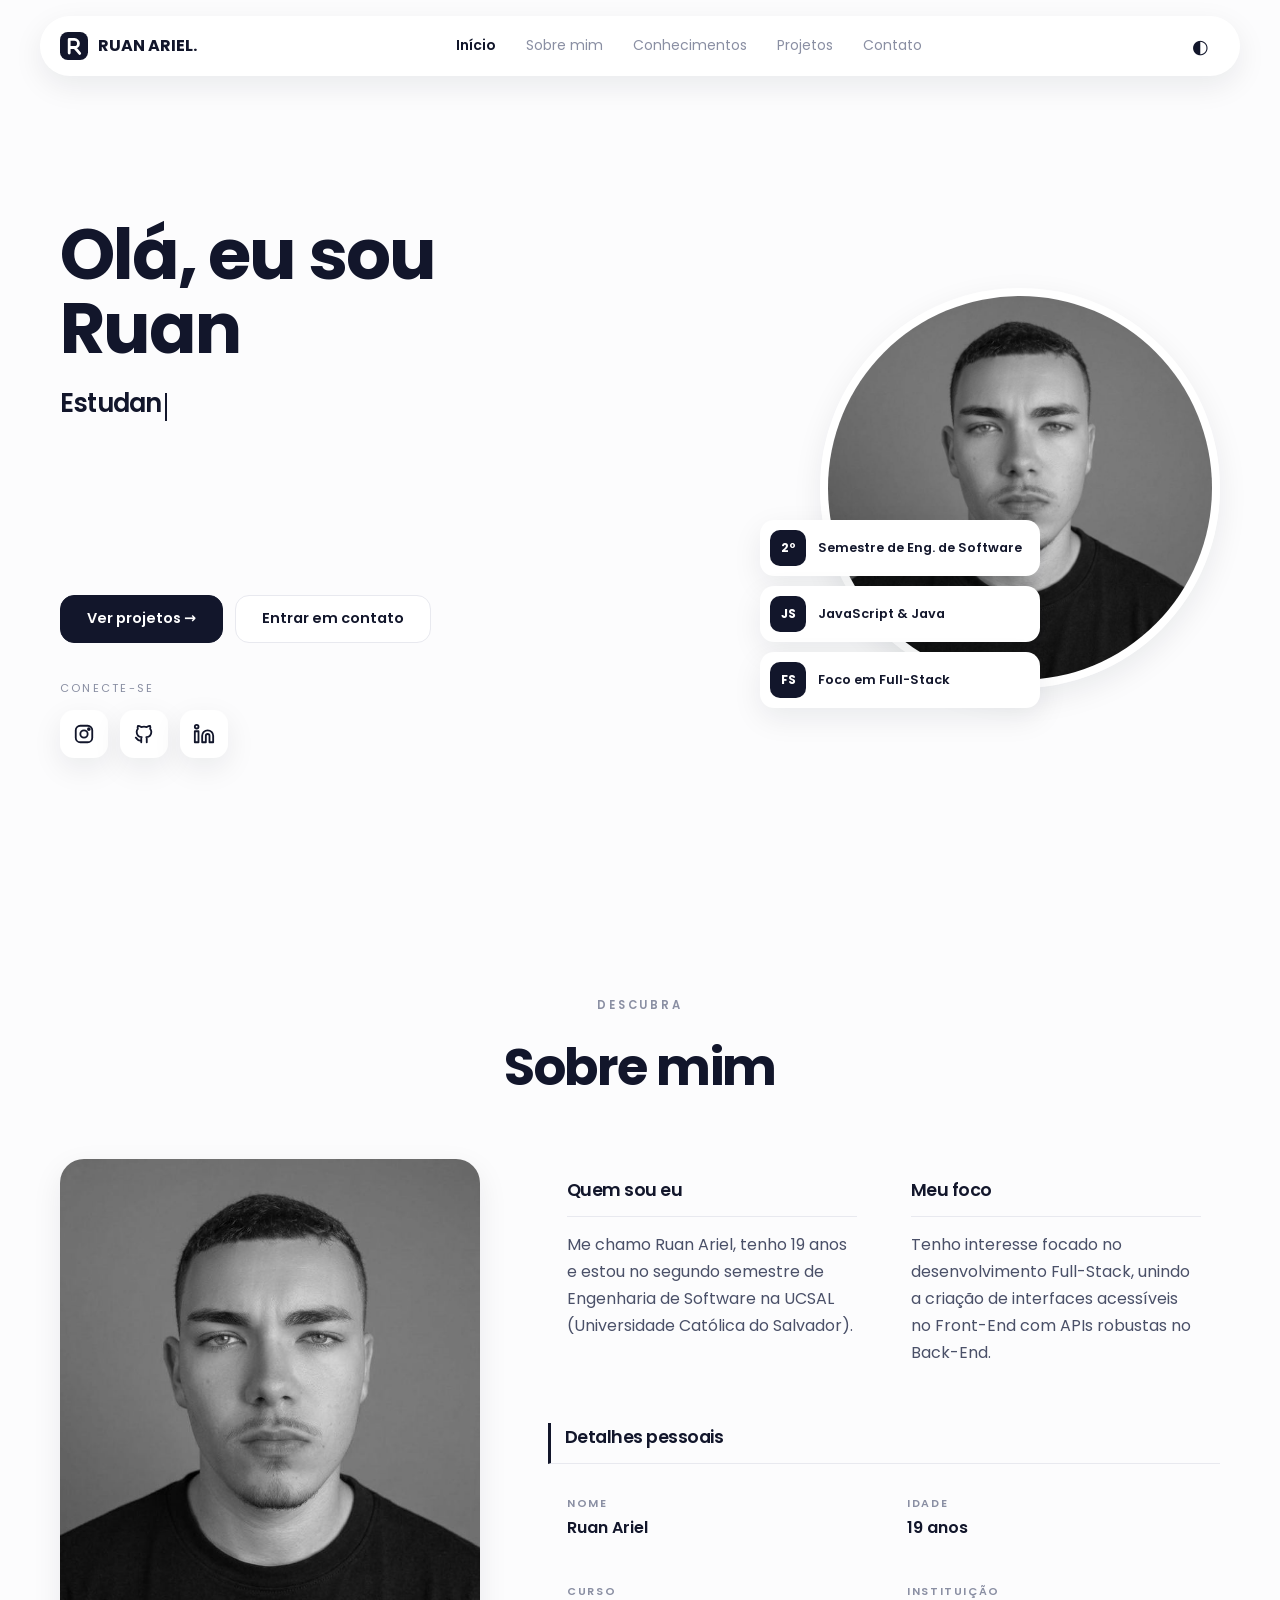
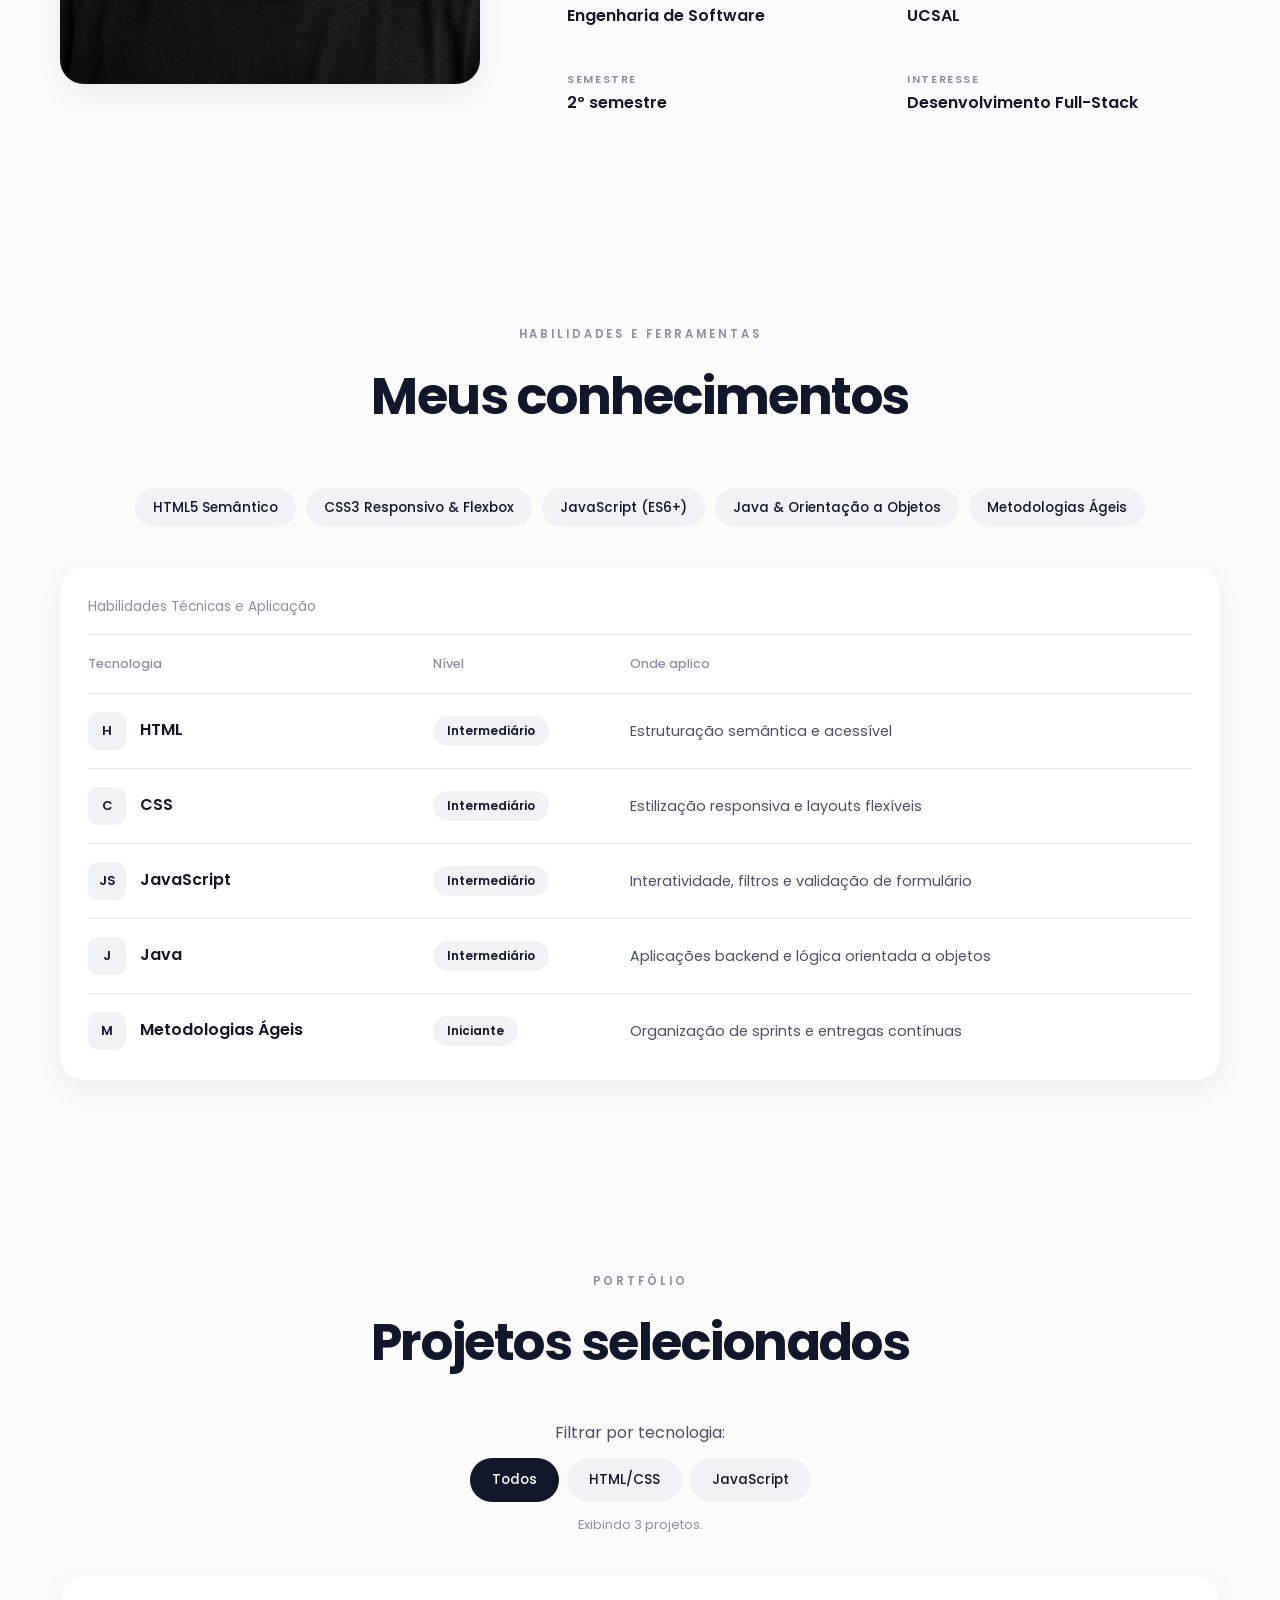
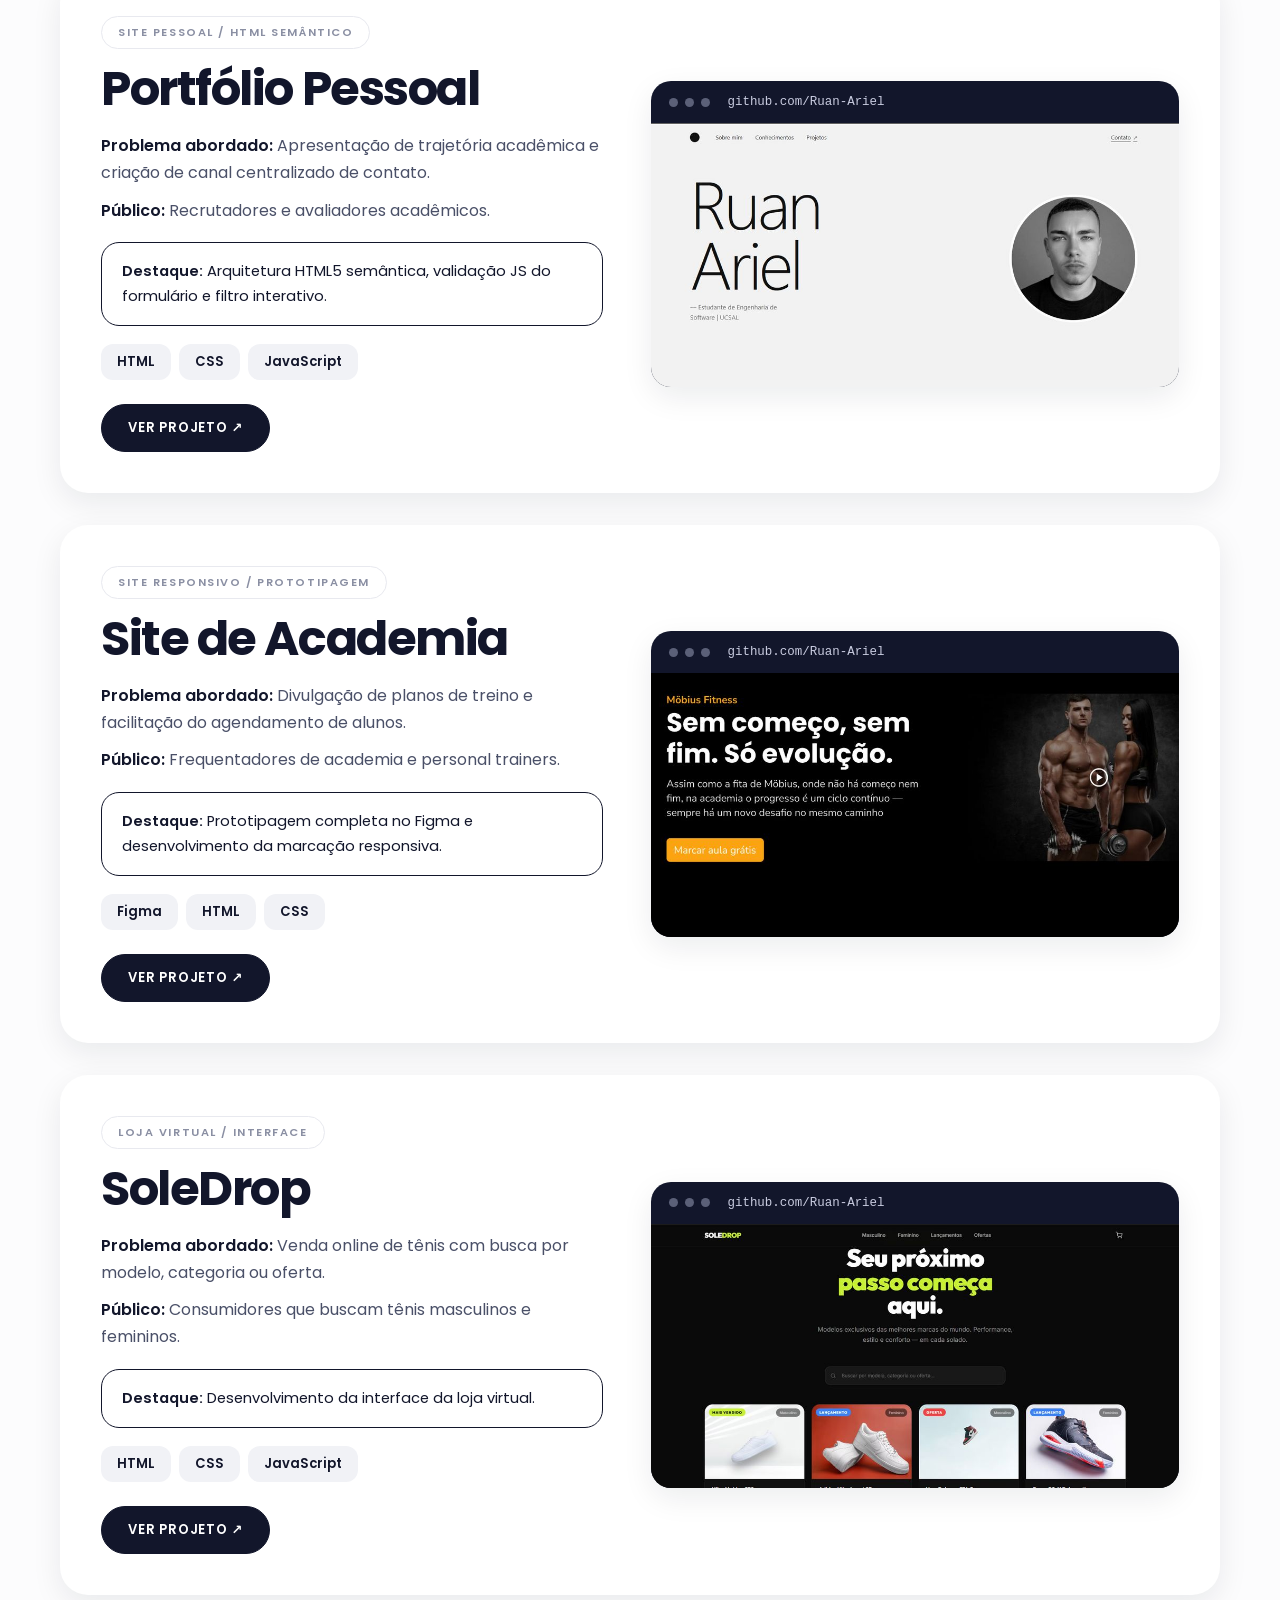
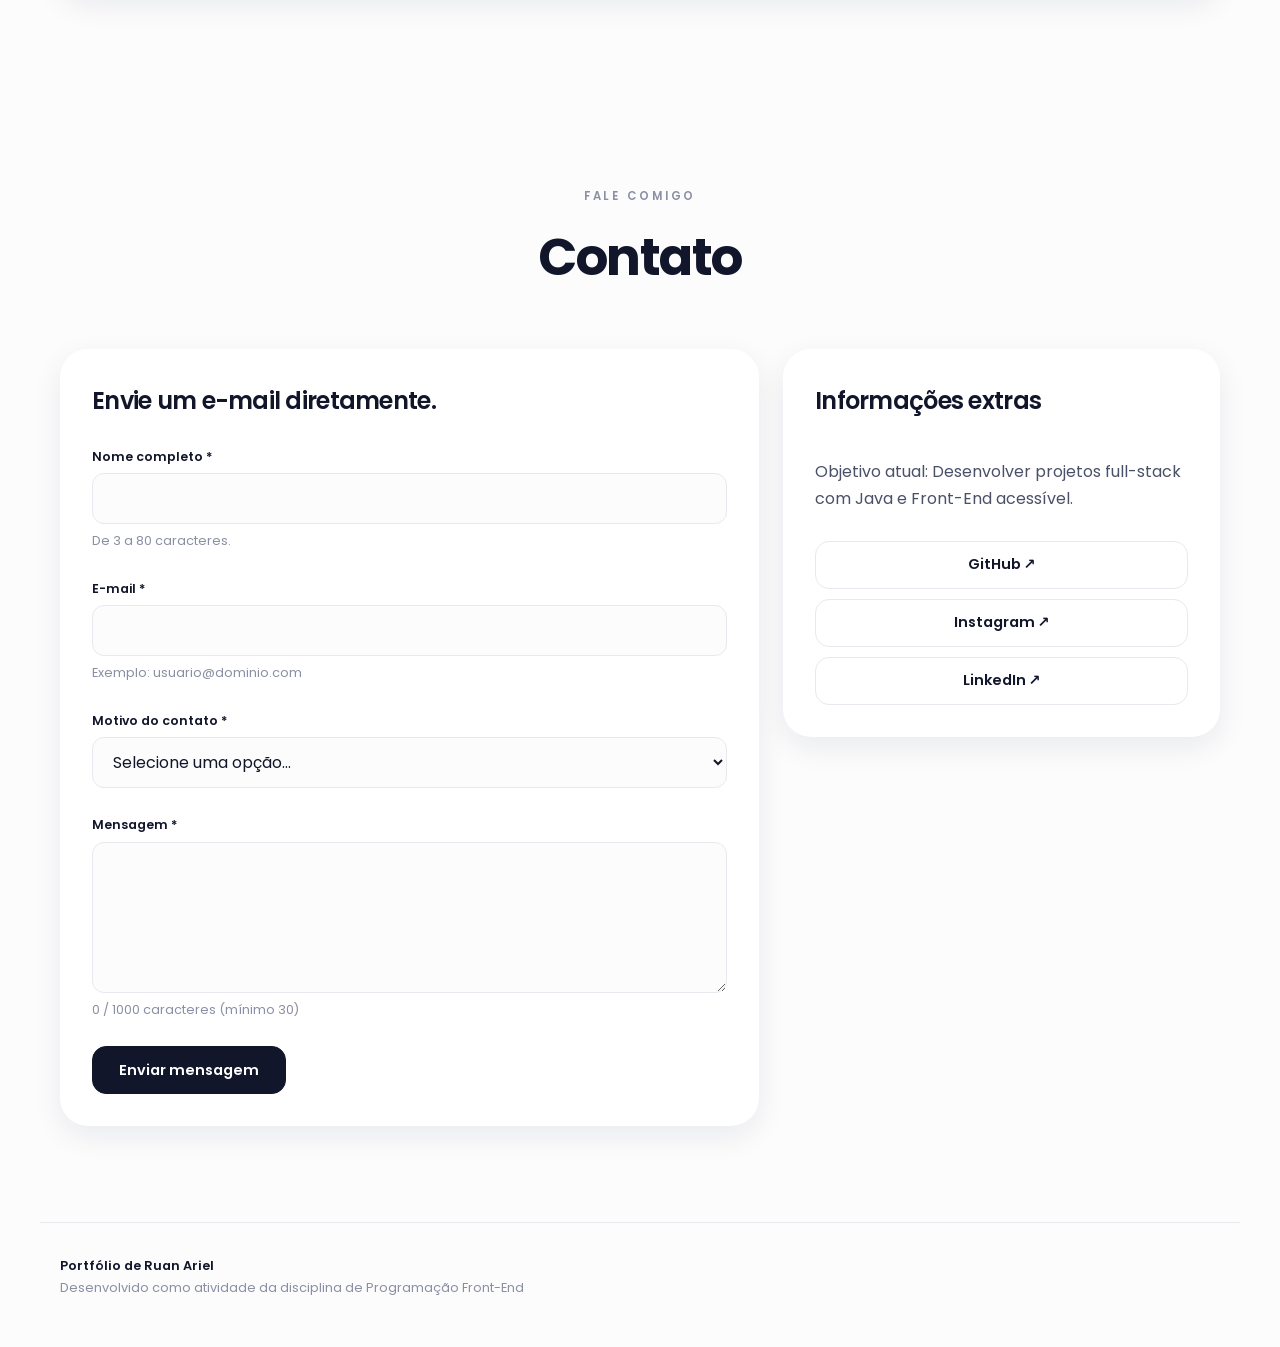
<file: index.html>
<!DOCTYPE html>
<html lang="pt-BR">
  <head>
    <meta charset="UTF-8" />
    <meta name="viewport" content="width=device-width, initial-scale=1.0" />
    <title>Portfólio - Ruan Ariel</title>
    <link rel="icon" type="image/svg+xml" href="portfolio/favicon.svg" />
    <link rel="icon" type="image/x-icon" sizes="any" href="portfolio/favicon.ico" />
    <link rel="apple-touch-icon" href="portfolio/apple-touch-icon.png" />
    <meta name="theme-color" content="#12162b" />
    <link rel="preconnect" href="https://fonts.googleapis.com" />
    <link rel="preconnect" href="https://fonts.gstatic.com" crossorigin />
    <link href="https://fonts.googleapis.com/css2?family=Poppins:wght@400;500;600;700&display=swap" rel="stylesheet" />
    <link rel="stylesheet" href="portfolio/style.css" />
  </head>
  <body>
    <div id="loader" class="loader" aria-hidden="true">
      <div>
        <b>Ruan Ariel</b>
        <span>PORTFÓLIO CARREGANDO</span>
        <i></i>
      </div>
    </div>

    <header class="nav-wrap">
      <nav class="menu" aria-label="Navegação Principal">
        <a class="logo" href="#inicio">
          <img src="portfolio/favicon.svg" alt="" width="28" height="28" />
          RUAN ARIEL.
        </a>
        <div class="links">
          <a href="#inicio">Início</a>
          <a href="#sobre">Sobre mim</a>
          <a href="#conhecimentos">Conhecimentos</a>
          <a href="#projetos">Projetos</a>
          <a href="#contato">Contato</a>
        </div>
        <button id="tema" class="icone" aria-label="Alternar tema claro/escuro">◐</button>
      </nav>
    </header>

    <main>

      <section id="inicio" class="hero">
        <div class="hero-texto">
          <h1>Olá, eu sou Ruan</h1>
          <h2>Estudante de Engenharia de Software | UCSAL</h2>
          <p>Tenho interesse focado no desenvolvimento Full-Stack, unindo a criação de interfaces
            acessíveis no Front-End com APIs robustas no Back-End.</p>
          <div class="acoes">
            <a class="btn escuro" href="#projetos">Ver projetos →</a>
            <a class="btn" href="#contato">Entrar em contato</a>
          </div>
          <p class="conectar">CONECTE-SE</p>
          <div class="redes">
            <a href="https://www.instagram.com/ruaanariel/" target="_blank" rel="noopener" aria-label="Instagram">
              <svg viewbox="0 0 24 24"><rect x="3" y="3" width="18" height="18" rx="5" /><circle cx="12" cy="12" r="4" /><circle cx="17.3" cy="6.7" r="1" fill="currentColor" /></svg>
            </a>
            <a href="https://github.com/Ruan-Ariel" target="_blank" rel="noopener" aria-label="GitHub">
              <svg viewbox="0 0 24 24"><path d="M9 19c-4.3 1.4-4.3-2.5-6-3m12 5v-3.5c0-1 .1-1.4-.5-2 2.8-.3 5.5-1.4 5.5-6a4.6 4.6 0 0 0-1.3-3.2 4.2 4.2 0 0 0-.1-3.2s-1.1-.3-3.5 1.3a12 12 0 0 0-6.2 0C6.5 2.8 5.4 3.1 5.4 3.1a4.2 4.2 0 0 0-.1 3.2A4.6 4.6 0 0 0 4 9.5c0 4.6 2.7 5.7 5.5 6-.6.6-.6 1.2-.5 2V21" /></svg>
            </a>
            <a href="https://www.linkedin.com/in/ruan-ariel-608ba0181/" target="_blank" rel="noopener" aria-label="LinkedIn">
              <svg viewbox="0 0 24 24"><path d="M16 8a6 6 0 0 1 6 6v7h-4v-7a2 2 0 0 0-4 0v7h-4v-7a6 6 0 0 1 6-6zM2 9h4v12H2zM4 2a2 2 0 1 1 0 4 2 2 0 0 1 0-4z" /></svg>
            </a>
          </div>
        </div>
        <div class="hero-visual">
          <figure class="foto-redonda">
            <img width="800" height="800" src="portfolio/images/foto.jpg" alt="Foto de Ruan Ariel" />
          </figure>
          <ul class="stats">
            <li><b>2º</b>Semestre de Eng. de Software</li>
            <li><b>JS</b>JavaScript &amp; Java</li>
            <li><b>FS</b>Foco em Full-Stack</li>
          </ul>
        </div>
      </section>

      <section id="sobre" class="sessao rev">
        <p class="eyebrow">DESCUBRA</p>
        <h2>Sobre mim</h2>
        <div class="sobre-grid">
          <figure class="foto-quadro">
            <img loading="lazy" width="800" height="800" src="portfolio/images/foto.jpg" alt="Retrato de Ruan Ariel" />
          </figure>
          <div>
            <div class="duas">
              <div>
                <h3>Quem sou eu</h3>
                <p>Me chamo Ruan Ariel, tenho 19 anos e estou no segundo semestre de Engenharia de
                  Software na UCSAL (Universidade Católica do Salvador).</p>
              </div>
              <div>
                <h3>Meu foco</h3>
                <p>Tenho interesse focado no desenvolvimento Full-Stack, unindo a criação de
                  interfaces acessíveis no Front-End com APIs robustas no Back-End.</p>
              </div>
            </div>
            <h3 class="barra">Detalhes pessoais</h3>
            <dl class="detalhes">
              <div>
                <dt>NOME</dt>
                <dd>Ruan Ariel</dd>
              </div>
              <div>
                <dt>IDADE</dt>
                <dd>19 anos</dd>
              </div>
              <div>
                <dt>CURSO</dt>
                <dd>Engenharia de Software</dd>
              </div>
              <div>
                <dt>INSTITUIÇÃO</dt>
                <dd>UCSAL</dd>
              </div>
              <div>
                <dt>SEMESTRE</dt>
                <dd>2º semestre</dd>
              </div>
              <div>
                <dt>INTERESSE</dt>
                <dd>Desenvolvimento Full-Stack</dd>
              </div>
            </dl>
          </div>
        </div>
      </section>

      <section id="conhecimentos" class="sessao rev">
        <p class="eyebrow">HABILIDADES E FERRAMENTAS</p>
        <h2>Meus conhecimentos</h2>
        <ul class="chips">
          <li>HTML5 Semântico</li>
          <li>CSS3 Responsivo &amp; Flexbox</li>
          <li>JavaScript (ES6+)</li>
          <li>Java &amp; Orientação a Objetos</li>
          <li>Metodologias Ágeis</li>
        </ul>
        <div class="tabela-container" tabindex="0" role="region" aria-label="Tabela de habilidades, rolável na horizontal">
          <table>
            <caption>Habilidades Técnicas e Aplicação</caption>
            <thead>
              <tr>
                <th scope="col">Tecnologia</th>
                <th scope="col">Nível</th>
                <th scope="col">Onde aplico</th>
              </tr>
            </thead>
            <tbody>
              <tr>
                <td><span class="ic">H</span>HTML</td>
                <td><span class="tag">Intermediário</span></td>
                <td>Estruturação semântica e acessível</td>
              </tr>
              <tr>
                <td><span class="ic">C</span>CSS</td>
                <td><span class="tag">Intermediário</span></td>
                <td>Estilização responsiva e layouts flexíveis</td>
              </tr>
              <tr>
                <td><span class="ic">JS</span>JavaScript</td>
                <td><span class="tag">Intermediário</span></td>
                <td>Interatividade, filtros e validação de formulário</td>
              </tr>
              <tr>
                <td><span class="ic">J</span>Java</td>
                <td><span class="tag">Intermediário</span></td>
                <td>Aplicações backend e lógica orientada a objetos</td>
              </tr>
              <tr>
                <td><span class="ic">M</span>Metodologias Ágeis</td>
                <td><span class="tag">Iniciante</span></td>
                <td>Organização de sprints e entregas contínuas</td>
              </tr>
            </tbody>
          </table>
        </div>
      </section>

      <section id="projetos" class="sessao rev">
        <p class="eyebrow">PORTFÓLIO</p>
        <h2>Projetos selecionados</h2>
        <div class="filtro-container">
          <span id="label-filtro">Filtrar por tecnologia:</span>
          <div class="botoes-filtro" role="group" aria-labelledby="label-filtro">
            <button class="btn-filtro ativo" data-tech="todos" aria-pressed="true">Todos</button>
            <button class="btn-filtro" data-tech="html-css" aria-pressed="false">HTML/CSS</button>
            <button class="btn-filtro" data-tech="js" aria-pressed="false">JavaScript</button>
          </div>
          <p id="contador-projetos" class="dica" aria-live="polite">Exibindo 3 projetos.</p>
        </div>
        <div id="cards-projetos" class="projetos">

          <article class="projeto" data-tech="html-css js">
            <div class="projeto-texto">
              <p class="categoria">Site pessoal / HTML semântico</p>
              <h3>Portfólio Pessoal</h3>
              <p><strong>Problema abordado:</strong> Apresentação de trajetória acadêmica e criação
                de canal centralizado de contato.</p>
              <p><strong>Público:</strong> Recrutadores e avaliadores acadêmicos.</p>
              <p class="destaque"><strong>Destaque:</strong> Arquitetura HTML5 semântica,
                validação JS do formulário e filtro interativo.</p>
              <ul class="stack">
                <li>HTML</li>
                <li>CSS</li>
                <li>JavaScript</li>
              </ul>
              <a href="https://github.com/Ruan-Ariel" class="btn escuro" target="_blank" rel="noopener">
                Ver projeto ↗</a>
            </div>
            <figure class="janela">
              <div class="janela-barra">
                <span></span>
                <span></span>
                <span></span>
                <em>github.com/Ruan-Ariel</em>
              </div>
              <img loading="lazy" width="1000" height="500" src="portfolio/images/capa-portfolio.jpg" alt="Prévia do site do Portfólio Pessoal" />
            </figure>
          </article>

          <article class="projeto" data-tech="html-css">
            <div class="projeto-texto">
              <p class="categoria">Site responsivo / prototipagem</p>
              <h3>Site de Academia</h3>
              <p><strong>Problema abordado:</strong> Divulgação de planos de treino e facilitação do
                agendamento de alunos.</p>
              <p><strong>Público:</strong> Frequentadores de academia e personal trainers.</p>
              <p class="destaque"><strong>Destaque:</strong> Prototipagem completa no
                Figma e desenvolvimento da marcação responsiva.</p>
              <ul class="stack">
                <li>Figma</li>
                <li>HTML</li>
                <li>CSS</li>
              </ul>
              <a href="https://github.com/Ruan-Ariel" class="btn escuro" target="_blank" rel="noopener">
                Ver projeto ↗</a>
            </div>
            <figure class="janela">
              <div class="janela-barra">
                <span></span>
                <span></span>
                <span></span>
                <em>github.com/Ruan-Ariel</em>
              </div>
              <img loading="lazy" width="1000" height="500" src="portfolio/images/capa-academia.jpg" alt="Layout e wireframe do Site de Academia" />
            </figure>
          </article>

          <article class="projeto" data-tech="html-css js">
            <div class="projeto-texto">
              <p class="categoria">Loja virtual / interface</p>
              <h3>SoleDrop</h3>
              <p><strong>Problema abordado:</strong> Venda online de tênis com busca por modelo,
                categoria ou oferta.</p>
              <p><strong>Público:</strong> Consumidores que buscam tênis masculinos e femininos.</p>
              <p class="destaque"><strong>Destaque:</strong> Desenvolvimento da interface
                da loja virtual.</p>
              <ul class="stack">
                <li>HTML</li>
                <li>CSS</li>
                <li>JavaScript</li>
              </ul>
              <a href="https://github.com/Ruan-Ariel" class="btn escuro" target="_blank" rel="noopener">
                Ver projeto ↗</a>
            </div>
            <figure class="janela">
              <div class="janela-barra">
                <span></span>
                <span></span>
                <span></span>
                <em>github.com/Ruan-Ariel</em>
              </div>
              <img loading="lazy" width="1000" height="500" src="portfolio/images/capa-soledrop.jpg" alt="Prévia da loja virtual SoleDrop" />
            </figure>
          </article>
        </div>
        <div id="mensagem-vazio" class="mensagem-vazio oculto" role="status">
          <p>Nenhum projeto encontrado para o filtro selecionado.</p>
        </div>
      </section>

      <section id="contato" class="sessao rev">
        <p class="eyebrow">FALE COMIGO</p>
        <h2>Contato</h2>
        <div class="contato-grid">
          <div class="painel">
            <h3>Envie um e-mail diretamente.</h3>
            <div id="resumo-erros" class="resumo-erros oculto" tabindex="-1" role="alert" aria-labelledby="titulo-erros">
              <h3 id="titulo-erros">Por favor, corrija os erros abaixo:</h3>
              <ul id="lista-erros"></ul>
            </div>
            <div id="status-formulario" class="status-formulario" aria-live="polite"></div>
            <form id="form-contato" novalidate>
              <div class="hp" aria-hidden="true">
                <label for="website">Não preencha este campo</label>
                <input type="text" id="website" name="website" tabindex="-1" autocomplete="off" />
              </div>
              <div class="campo-grupo">
                <label for="nome">Nome completo <span>*</span></label>
                <input type="text" id="nome" name="nome" required autocomplete="name" aria-describedby="dica-nome erro-nome" />
                <small id="dica-nome" class="dica">De 3 a 80 caracteres.</small>
                <span id="erro-nome" class="mensagem-erro" aria-live="polite"></span>
              </div>
              <div class="campo-grupo">
                <label for="email">E-mail <span>*</span></label>
                <input type="email" id="email" name="email" required autocomplete="email" aria-describedby="dica-email erro-email" />
                <small id="dica-email" class="dica">Exemplo: usuario@dominio.com</small>
                <span id="erro-email" class="mensagem-erro" aria-live="polite"></span>
              </div>
              <div class="campo-grupo">
                <label for="motivo">Motivo do contato <span>*</span></label>
                <select id="motivo" name="motivo" required aria-describedby="erro-motivo">
                  <option value="">Selecione uma opção...</option>
                  <option value="profissional">Oportunidade profissional</option>
                  <option value="freelance">Projeto freelance</option>
                  <option value="outro">Outro</option>
                </select>
                <span id="erro-motivo" class="mensagem-erro" aria-live="polite"></span>
              </div>
              <div id="grupo-assunto" class="campo-grupo oculto">
                <label for="assunto">Assunto adicional <span>*</span></label>
                <input type="text" id="assunto" name="assunto" aria-describedby="dica-assunto erro-assunto" />
                <small id="dica-assunto" class="dica">De 5 a 100 caracteres.</small>
                <span id="erro-assunto" class="mensagem-erro" aria-live="polite"></span>
              </div>
              <div class="campo-grupo">
                <label for="mensagem">Mensagem <span>*</span></label>
                <textarea id="mensagem" name="mensagem" rows="5" required aria-describedby="contador-mensagem erro-mensagem"></textarea>
                <small id="contador-mensagem" class="dica">0 / 1000 caracteres (mínimo 30)</small>
                <span id="erro-mensagem" class="mensagem-erro" aria-live="polite"></span>
              </div>
              <button type="submit" id="btn-enviar" class="btn escuro">Enviar mensagem</button>
            </form>
          </div>

          <aside class="painel complementar">
            <h3>Informações extras</h3>
            <p>Objetivo atual: Desenvolver projetos full-stack com Java e Front-End acessível.</p>
            <ul class="links-externos">
              <li>
                <a href="https://github.com/Ruan-Ariel" class="btn" target="_blank" rel="noopener">
                GitHub ↗</a></li>
              <li><a href="https://www.instagram.com/ruaanariel/" class="btn" target="_blank" rel="noopener">
                Instagram ↗</a></li>
              <li>
                <a href="https://www.linkedin.com/in/ruan-ariel-608ba0181/" class="btn" target="_blank" rel="noopener">
                LinkedIn ↗</a></li>
            </ul>
          </aside>
        </div>
      </section>
    </main>

    <footer class="rodape">
      <p>Portfólio de Ruan Ariel</p>
      <p>Desenvolvido como atividade da disciplina de Programação Front-End</p>
    </footer>
    <script src="portfolio/script.js"></script>
  </body>
</html>
</file>
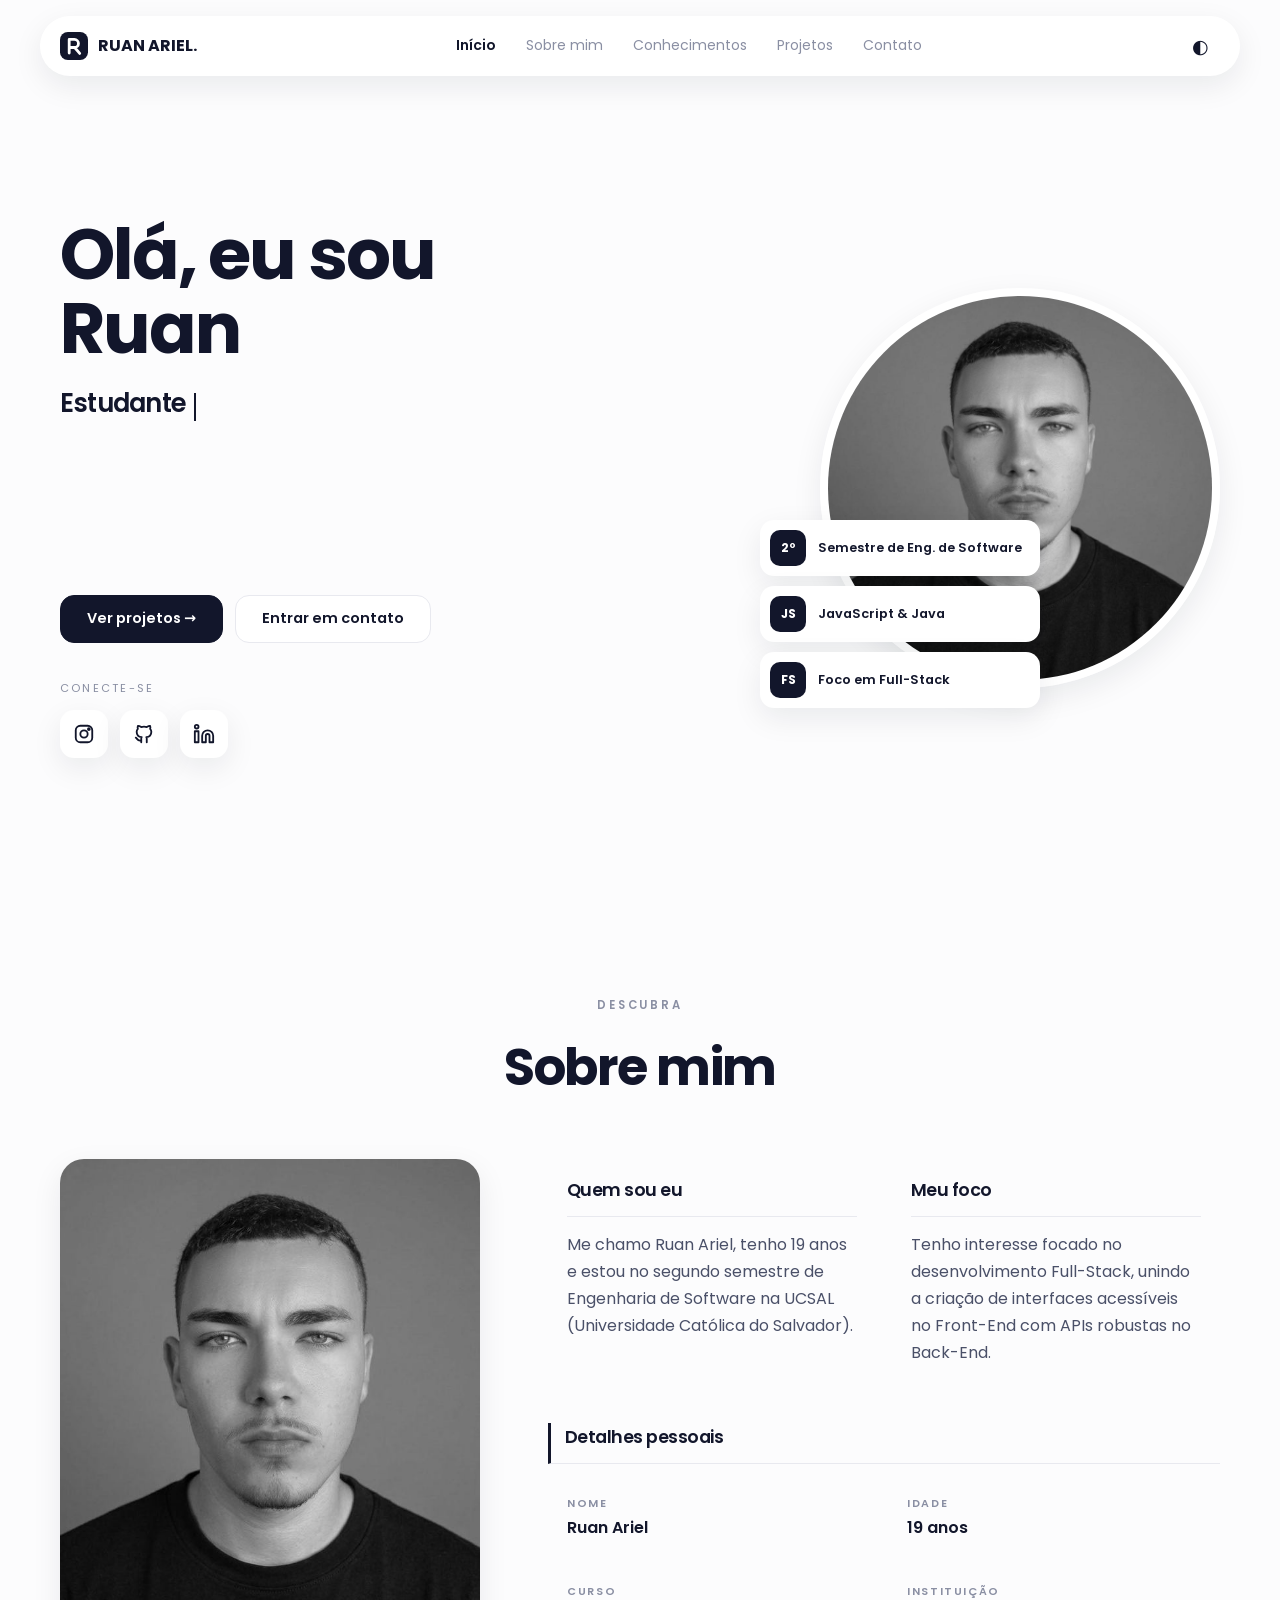
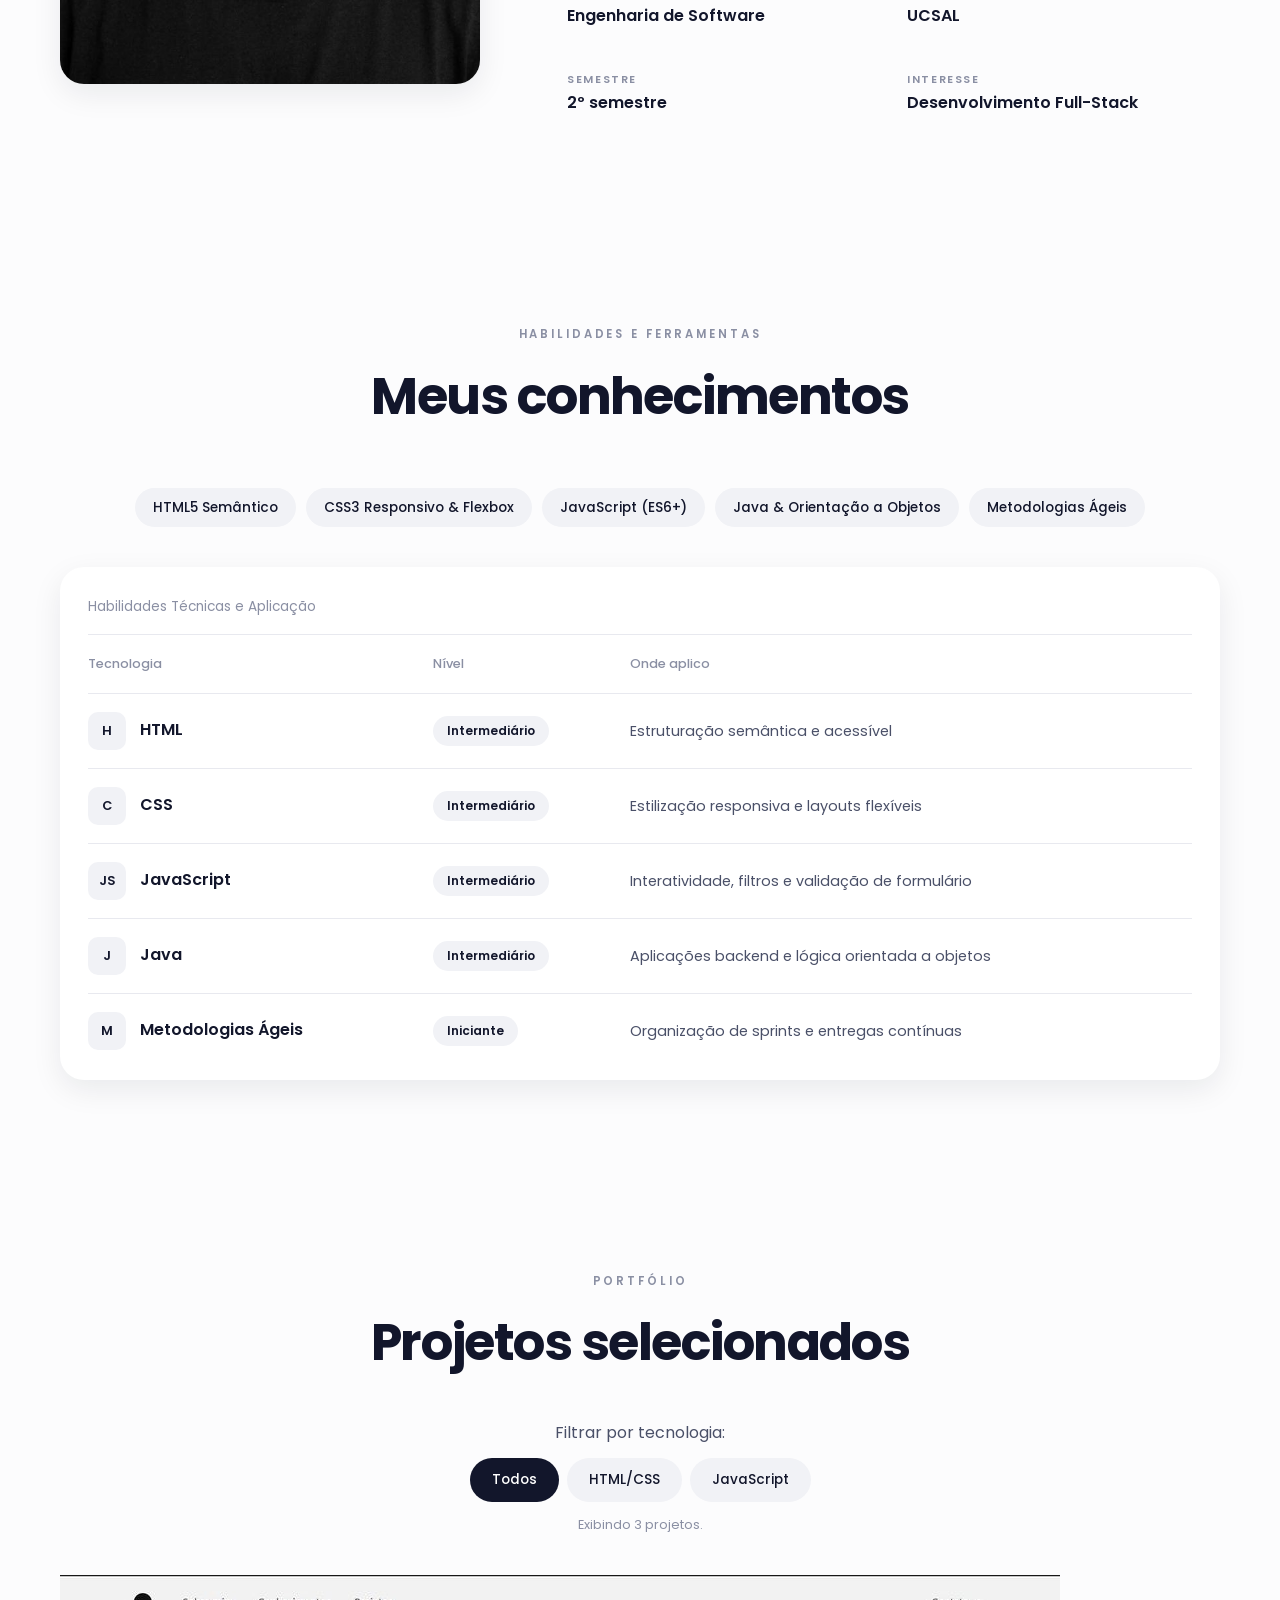
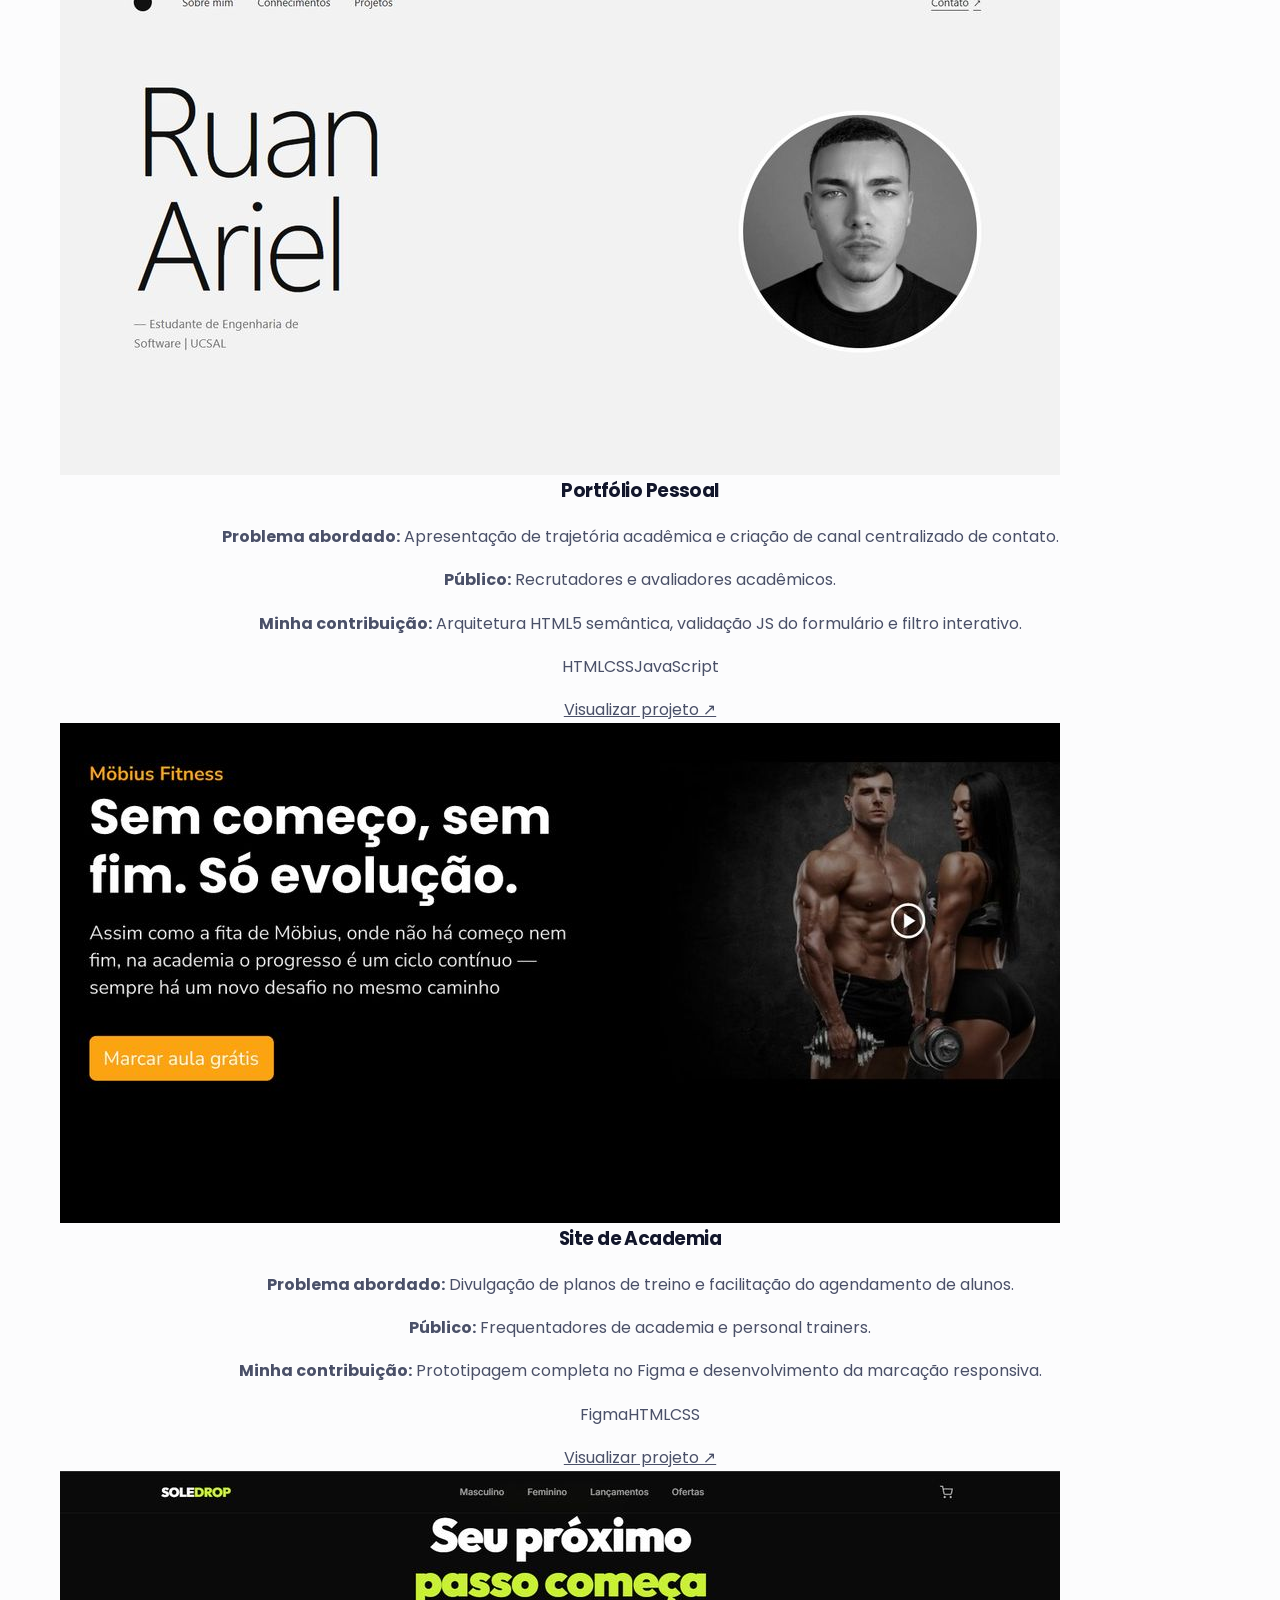
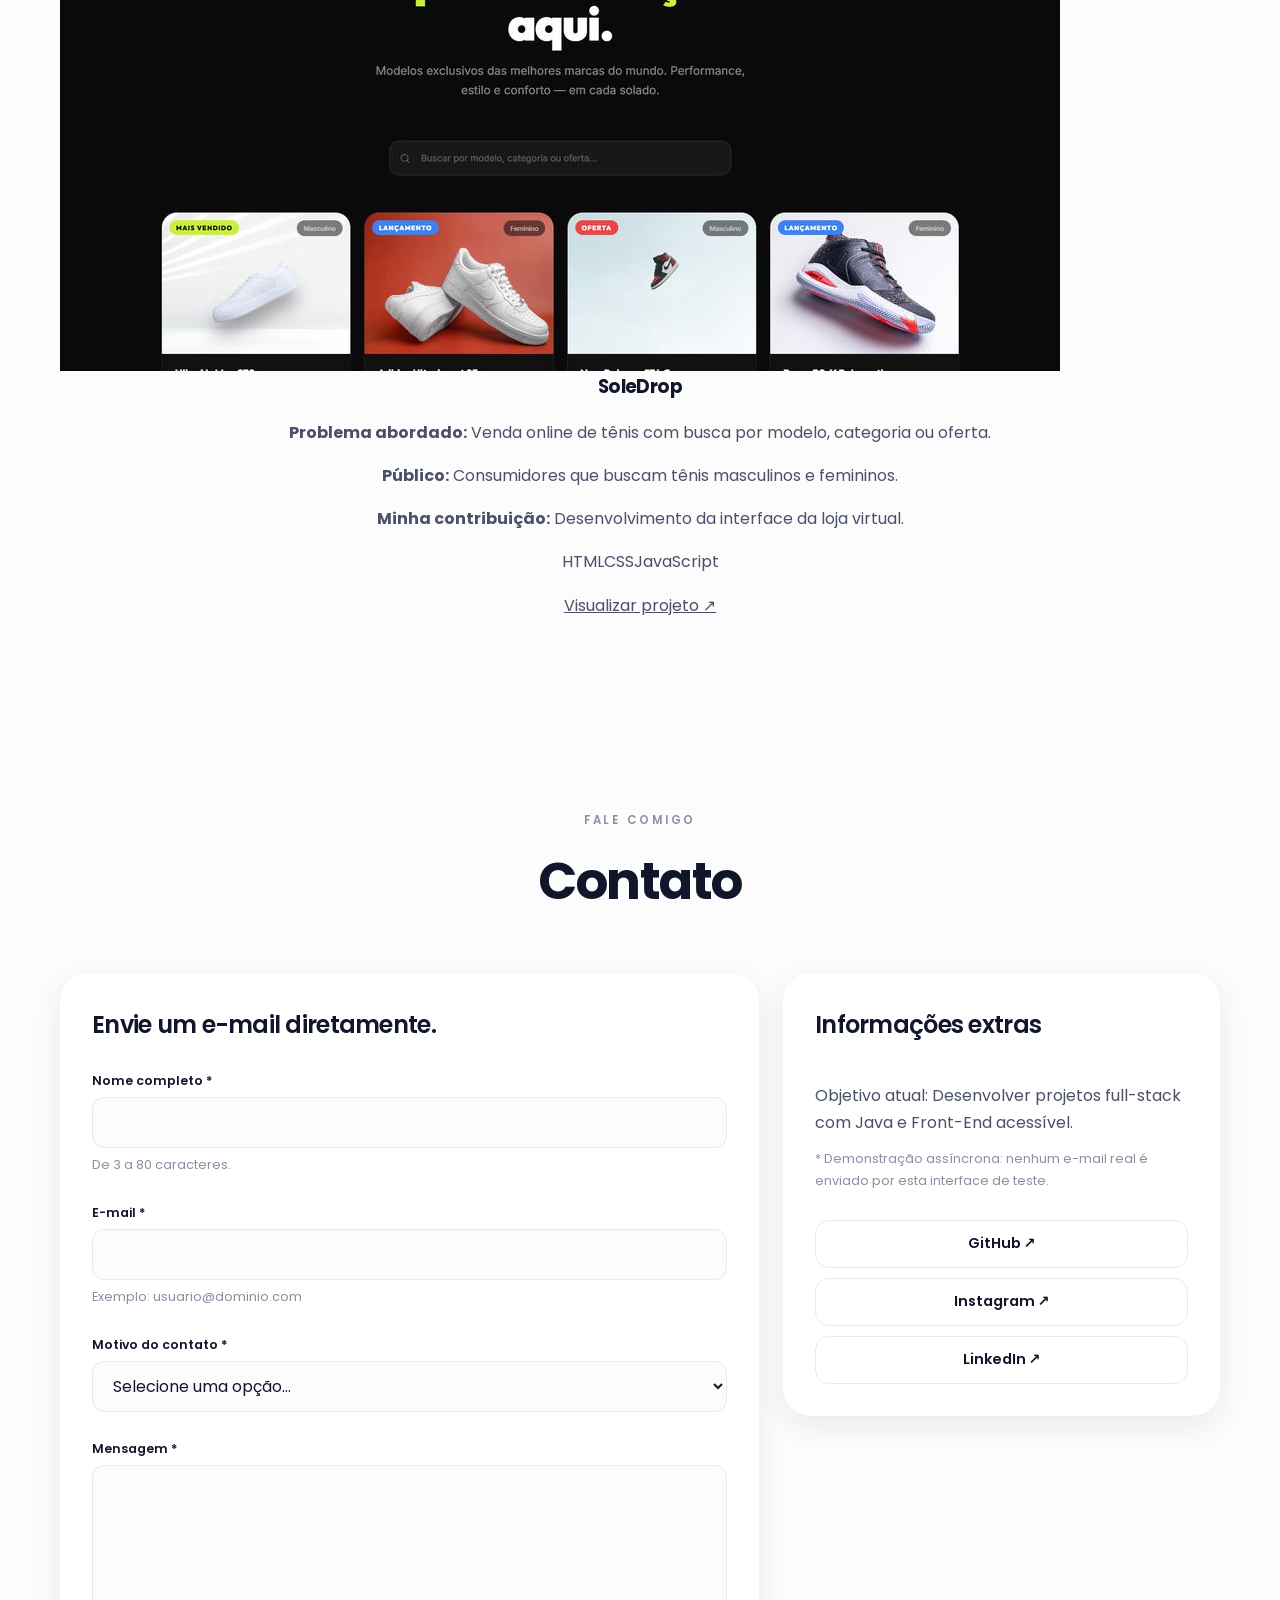
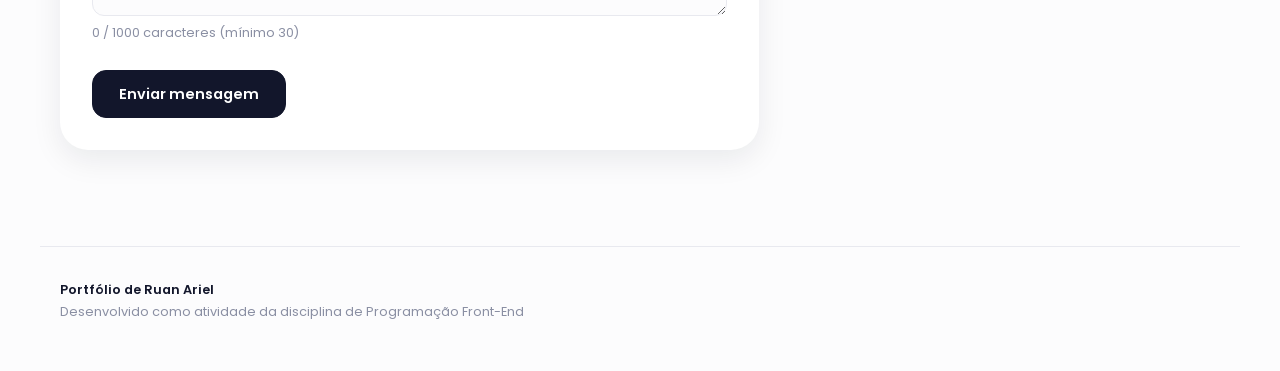
<file: portfolio/index.html>
<!DOCTYPE html>
<html lang="pt-BR">
<head>
<meta charset="UTF-8" />
<meta name="viewport" content="width=device-width, initial-scale=1.0" />
<title>Portfólio - Ruan Ariel</title>
<link rel="icon" type="image/svg+xml" href="favicon.svg" />
<link rel="preconnect" href="https://fonts.googleapis.com" /><link rel="preconnect" href="https://fonts.gstatic.com" crossorigin />
<link href="https://fonts.googleapis.com/css2?family=Poppins:wght@400;500;600;700&display=swap" rel="stylesheet" />
<link rel="stylesheet" href="style.css" />
</head>
<body>
<div id="loader" class="loader" aria-hidden="true"><div><b>Ruan Ariel</b><span>PORTFÓLIO CARREGANDO</span><i></i></div></div>

<header class="nav-wrap">
  <nav class="menu" aria-label="Navegação Principal">
    <a class="logo" href="#inicio"><img src="favicon.svg" alt="" width="28" height="28" />RUAN ARIEL.</a>
    <div class="links">
      <a href="#inicio">Início</a><a href="#sobre">Sobre mim</a><a href="#conhecimentos">Conhecimentos</a><a href="#projetos">Projetos</a><a href="#contato">Contato</a>
    </div>
    <button id="tema" class="icone" aria-label="Alternar tema claro/escuro">◐</button>
  </nav>
</header>

<main>
  <section id="inicio" class="hero">
    <div class="hero-texto">
      <h1>Olá, eu sou Ruan</h1>
      <h2>Estudante de Engenharia de Software | UCSAL</h2>
      <p>Tenho interesse focado no desenvolvimento Full-Stack, unindo a criação de interfaces acessíveis no Front-End com APIs robustas no Back-End.</p>
      <div class="acoes"><a class="btn escuro" href="#projetos">Ver projetos →</a><a class="btn" href="#contato">Entrar em contato</a></div>
      <p class="conectar">CONECTE-SE</p>
      <div class="redes">
        <a href="https://www.instagram.com/" target="_blank" rel="noopener" aria-label="Instagram"><svg viewBox="0 0 24 24"><rect x="3" y="3" width="18" height="18" rx="5"/><circle cx="12" cy="12" r="4"/><circle cx="17.3" cy="6.7" r="1" fill="currentColor"/></svg></a>
        <a href="https://github.com/Ruan-Ariel" target="_blank" rel="noopener" aria-label="GitHub"><svg viewBox="0 0 24 24"><path d="M9 19c-4.3 1.4-4.3-2.5-6-3m12 5v-3.5c0-1 .1-1.4-.5-2 2.8-.3 5.5-1.4 5.5-6a4.6 4.6 0 0 0-1.3-3.2 4.2 4.2 0 0 0-.1-3.2s-1.1-.3-3.5 1.3a12 12 0 0 0-6.2 0C6.5 2.8 5.4 3.1 5.4 3.1a4.2 4.2 0 0 0-.1 3.2A4.6 4.6 0 0 0 4 9.5c0 4.6 2.7 5.7 5.5 6-.6.6-.6 1.2-.5 2V21"/></svg></a>
        <a href="https://www.linkedin.com/in/ruan-ariel-608ba0181/" target="_blank" rel="noopener" aria-label="LinkedIn"><svg viewBox="0 0 24 24"><path d="M16 8a6 6 0 0 1 6 6v7h-4v-7a2 2 0 0 0-4 0v7h-4v-7a6 6 0 0 1 6-6zM2 9h4v12H2zM4 2a2 2 0 1 1 0 4 2 2 0 0 1 0-4z"/></svg></a>
      </div>
    </div>
    <div class="hero-visual">
      <figure class="foto-redonda"><img width="800" height="800" src="images/foto.jpg" alt="Foto de Ruan Ariel" /></figure>
      <ul class="stats"><li><b>2º</b>Semestre de Eng. de Software</li><li><b>JS</b>JavaScript &amp; Java</li><li><b>FS</b>Foco em Full-Stack</li></ul>
    </div>
  </section>

  <section id="sobre" class="sessao rev">
    <p class="eyebrow">DESCUBRA</p><h2>Sobre mim</h2>
    <div class="sobre-grid">
      <figure class="foto-quadro"><img loading="lazy" width="800" height="800" src="images/foto.jpg" alt="Retrato de Ruan Ariel" /></figure>
      <div>
        <div class="duas">
          <div><h3>Quem sou eu</h3><p>Me chamo Ruan Ariel, tenho 19 anos e estou no segundo semestre de Engenharia de Software na UCSAL (Universidade Católica do Salvador).</p></div>
          <div><h3>Meu foco</h3><p>Tenho interesse focado no desenvolvimento Full-Stack, unindo a criação de interfaces acessíveis no Front-End com APIs robustas no Back-End.</p></div>
        </div>
        <h3 class="barra">Detalhes pessoais</h3>
        <dl class="detalhes"><div><dt>NOME</dt><dd>Ruan Ariel</dd></div><div><dt>IDADE</dt><dd>19 anos</dd></div><div><dt>CURSO</dt><dd>Engenharia de Software</dd></div><div><dt>INSTITUIÇÃO</dt><dd>UCSAL</dd></div><div><dt>SEMESTRE</dt><dd>2º semestre</dd></div><div><dt>INTERESSE</dt><dd>Desenvolvimento Full-Stack</dd></div></dl>
      </div>
    </div>
  </section>

  <section id="conhecimentos" class="sessao rev">
    <p class="eyebrow">HABILIDADES E FERRAMENTAS</p><h2>Meus conhecimentos</h2>
    <ul class="chips"><li>HTML5 Semântico</li><li>CSS3 Responsivo &amp; Flexbox</li><li>JavaScript (ES6+)</li><li>Java &amp; Orientação a Objetos</li><li>Metodologias Ágeis</li></ul>
    <div class="tabela-container" tabindex="0" role="region" aria-label="Tabela de habilidades, rolável na horizontal">
      <table>
        <caption>Habilidades Técnicas e Aplicação</caption>
        <thead><tr><th scope="col">Tecnologia</th><th scope="col">Nível</th><th scope="col">Onde aplico</th></tr></thead>
        <tbody>
          <tr><td><span class="ic">H</span>HTML</td><td><span class="tag">Intermediário</span></td><td>Estruturação semântica e acessível</td></tr>
          <tr><td><span class="ic">C</span>CSS</td><td><span class="tag">Intermediário</span></td><td>Estilização responsiva e layouts flexíveis</td></tr>
          <tr><td><span class="ic">JS</span>JavaScript</td><td><span class="tag">Intermediário</span></td><td>Interatividade, filtros e validação de formulário</td></tr>
          <tr><td><span class="ic">J</span>Java</td><td><span class="tag">Intermediário</span></td><td>Aplicações backend e lógica orientada a objetos</td></tr>
          <tr><td><span class="ic">M</span>Metodologias Ágeis</td><td><span class="tag">Iniciante</span></td><td>Organização de sprints e entregas contínuas</td></tr>
        </tbody>
      </table>
    </div>
  </section>

  <section id="projetos" class="sessao rev">
    <p class="eyebrow">PORTFÓLIO</p><h2>Projetos selecionados</h2>
    <div class="filtro-container">
      <span id="label-filtro">Filtrar por tecnologia:</span>
      <div class="botoes-filtro" role="group" aria-labelledby="label-filtro">
        <button class="btn-filtro ativo" data-tech="todos" aria-pressed="true">Todos</button>
        <button class="btn-filtro" data-tech="html-css" aria-pressed="false">HTML/CSS</button>
        <button class="btn-filtro" data-tech="js" aria-pressed="false">JavaScript</button>
      </div>
      <p id="contador-projetos" class="dica" aria-live="polite">Exibindo 3 projetos.</p>
    </div>
    <div id="cards-projetos" class="cards">
      <article class="card" data-tech="html-css js">
        <div class="thumb"><img loading="lazy" width="1000" height="500" src="images/capa-portfolio.jpg" alt="Prévia do site do Portfólio Pessoal" /></div>
        <div class="card-corpo"><h3>Portfólio Pessoal</h3>
        <p><strong>Problema abordado:</strong> Apresentação de trajetória acadêmica e criação de canal centralizado de contato.</p>
        <p><strong>Público:</strong> Recrutadores e avaliadores acadêmicos.</p>
        <p><strong>Minha contribuição:</strong> Arquitetura HTML5 semântica, validação JS do formulário e filtro interativo.</p>
        <p class="techs"><span>HTML</span><span>CSS</span><span>JavaScript</span></p>
        <a href="https://github.com/Ruan-Ariel" class="link" target="_blank" rel="noopener">Visualizar projeto ↗</a></div>
      </article>
      <article class="card" data-tech="html-css">
        <div class="thumb"><img loading="lazy" width="1000" height="500" src="images/capa-academia.jpg" alt="Layout e wireframe do Site de Academia" /></div>
        <div class="card-corpo"><h3>Site de Academia</h3>
        <p><strong>Problema abordado:</strong> Divulgação de planos de treino e facilitação do agendamento de alunos.</p>
        <p><strong>Público:</strong> Frequentadores de academia e personal trainers.</p>
        <p><strong>Minha contribuição:</strong> Prototipagem completa no Figma e desenvolvimento da marcação responsiva.</p>
        <p class="techs"><span>Figma</span><span>HTML</span><span>CSS</span></p>
        <a href="https://github.com/Ruan-Ariel" class="link" target="_blank" rel="noopener">Visualizar projeto ↗</a></div>
      </article>
      <article class="card" data-tech="html-css js">
        <div class="thumb"><img loading="lazy" width="1000" height="500" src="images/capa-soledrop.jpg" alt="Prévia da loja virtual SoleDrop" /></div>
        <div class="card-corpo"><h3>SoleDrop</h3>
        <p><strong>Problema abordado:</strong> Venda online de tênis com busca por modelo, categoria ou oferta.</p>
        <p><strong>Público:</strong> Consumidores que buscam tênis masculinos e femininos.</p>
        <p><strong>Minha contribuição:</strong> Desenvolvimento da interface da loja virtual.</p>
        <p class="techs"><span>HTML</span><span>CSS</span><span>JavaScript</span></p>
        <a href="https://github.com/Ruan-Ariel" class="link" target="_blank" rel="noopener">Visualizar projeto ↗</a></div>
      </article>
    </div>
    <div id="mensagem-vazio" class="mensagem-vazio oculto" role="status"><p>Nenhum projeto encontrado para o filtro selecionado.</p></div>
  </section>

  <section id="contato" class="sessao rev">
    <p class="eyebrow">FALE COMIGO</p><h2>Contato</h2>
    <div class="contato-grid">
      <div class="painel">
        <h3>Envie um e-mail diretamente.</h3>
        <div id="resumo-erros" class="resumo-erros oculto" tabindex="-1" role="alert" aria-labelledby="titulo-erros"><h3 id="titulo-erros">Por favor, corrija os erros abaixo:</h3><ul id="lista-erros"></ul></div>
        <div id="status-formulario" class="status-formulario" aria-live="polite"></div>
        <form id="form-contato" novalidate>
          <div class="campo-grupo"><label for="nome">Nome completo <span>*</span></label><input type="text" id="nome" name="nome" required autocomplete="name" aria-describedby="dica-nome erro-nome" /><small id="dica-nome" class="dica">De 3 a 80 caracteres.</small><span id="erro-nome" class="mensagem-erro" aria-live="polite"></span></div>
          <div class="campo-grupo"><label for="email">E-mail <span>*</span></label><input type="email" id="email" name="email" required autocomplete="email" aria-describedby="dica-email erro-email" /><small id="dica-email" class="dica">Exemplo: usuario@dominio.com</small><span id="erro-email" class="mensagem-erro" aria-live="polite"></span></div>
          <div class="campo-grupo"><label for="motivo">Motivo do contato <span>*</span></label><select id="motivo" name="motivo" required aria-describedby="erro-motivo"><option value="">Selecione uma opção...</option><option value="profissional">Oportunidade profissional</option><option value="freelance">Projeto freelance</option><option value="outro">Outro</option></select><span id="erro-motivo" class="mensagem-erro" aria-live="polite"></span></div>
          <div id="grupo-assunto" class="campo-grupo oculto"><label for="assunto">Assunto adicional <span>*</span></label><input type="text" id="assunto" name="assunto" aria-describedby="dica-assunto erro-assunto" /><small id="dica-assunto" class="dica">De 5 a 100 caracteres.</small><span id="erro-assunto" class="mensagem-erro" aria-live="polite"></span></div>
          <div class="campo-grupo"><label for="mensagem">Mensagem <span>*</span></label><textarea id="mensagem" name="mensagem" rows="5" required aria-describedby="contador-mensagem erro-mensagem"></textarea><small id="contador-mensagem" class="dica">0 / 1000 caracteres (mínimo 30)</small><span id="erro-mensagem" class="mensagem-erro" aria-live="polite"></span></div>
          <button type="submit" id="btn-enviar" class="btn escuro">Enviar mensagem</button>
        </form>
      </div>
      <aside class="painel complementar">
        <h3>Informações extras</h3>
        <p>Objetivo atual: Desenvolver projetos full-stack com Java e Front-End acessível.</p>
        <p class="dica">* Demonstração assíncrona: nenhum e-mail real é enviado por esta interface de teste.</p>
        <ul class="links-externos">
          <li><a href="https://github.com/Ruan-Ariel" class="btn" target="_blank" rel="noopener">GitHub ↗</a></li>
          <li><a href="https://www.instagram.com/" class="btn" target="_blank" rel="noopener">Instagram ↗</a></li>
          <li><a href="https://www.linkedin.com/in/ruan-ariel-608ba0181/" class="btn" target="_blank" rel="noopener">LinkedIn ↗</a></li>
        </ul>
      </aside>
    </div>
  </section>
</main>

<footer class="rodape"><p>Portfólio de Ruan Ariel</p><p>Desenvolvido como atividade da disciplina de Programação Front-End</p></footer>
<script src="script.js"></script>
</body>
</html>
</file>
<file: portfolio/style.css>
:root {
  --bg: #fcfcfd;
  --card: #fff;
  --ink: #12162b;
  --text: #4a5068;
  --mut: #8a8fa3;
  --line: #e8e9ef;
  --chip: #f1f2f6;
  --btn: #12162b;
  --btnt: #fff;
  --sh: 0 10px 30px rgba(18, 22, 43, .08);
  --err: #c62828;
  --ok: #2e7d32;
  --f: "Poppins", system-ui, -apple-system, "Segoe UI", sans-serif;
}

[data-theme=dark] {
  --bg: #0d0f1a;
  --card: #151829;
  --ink: #f2f3f8;
  --text: #b5b9cc;
  --mut: #7d8299;
  --line: #252940;
  --chip: #1d2136;
  --btn: #f2f3f8;
  --btnt: #12162b;
  --sh: 0 10px 30px rgba(0, 0, 0, .4);
}

*,
*::before,
*::after {
  box-sizing: border-box;
}

html {
  scroll-behavior: smooth;
  scroll-padding-top: 110px;
  -webkit-text-size-adjust: 100%;
}

body {
  margin: 0;
  font: 400 1rem/1.7 var(--f);
  color: var(--text);
  background: var(--bg);
  transition: background .3s, color .3s;
}

img {
  max-width: 100%;
  height: auto;
  display: block;
}

a {
  color: inherit;
}

h1,
h2,
h3 {
  color: var(--ink);
  margin: 0;
  letter-spacing: -.03em;
}

:focus-visible {
  outline: 2px solid var(--ink);
  outline-offset: 3px;
  border-radius: 6px;
}

.oculto {
  display: none !important;
}

.loader {
  position: fixed;
  inset: 0;
  z-index: 99;
  display: grid;
  place-items: center;
  background: var(--bg);
  text-align: center;
  transition: opacity .5s, visibility .5s;
}

.loader.fim {
  opacity: 0;
  visibility: hidden;
}

.loader b {
  display: block;
  font-size: 2.2rem;
  color: var(--ink);
  letter-spacing: -.04em;
}

.loader span {
  display: block;
  margin: 14px 0 18px;
  font-size: .7rem;
  letter-spacing: .3em;
  color: var(--mut);
}

.loader i {
  display: block;
  width: 260px;
  height: 2px;
  background: var(--line);
  position: relative;
  overflow: hidden;
  margin: auto;
}

.loader i::after {
  content: "";
  position: absolute;
  inset: 0;
  background: var(--ink);
  transform: translateX(-100%);
  animation: carrega 1.1s ease forwards;
}

@keyframes carrega {
  to {
    transform: none;
  }
}

.nav-wrap {
  position: fixed;
  top: 16px;
  left: 0;
  right: 0;
  z-index: 50;
  padding: 0 16px;
}

.menu {
  max-width: 1040px;
  margin: auto;
  display: flex;
  align-items: center;
  justify-content: space-between;
  gap: 12px;
  padding: 10px 20px;
  background: var(--card);
  border-radius: 999px;
  box-shadow: var(--sh);
}

.logo {
  display: flex;
  align-items: center;
  gap: 10px;
  font-weight: 700;
  text-decoration: none;
  color: var(--ink);
  white-space: nowrap;
}

.links {
  display: flex;
  gap: 6px;
  overflow-x: auto;
  scrollbar-width: none;
}

.links a {
  padding: 6px 12px;
  border-radius: 999px;
  text-decoration: none;
  font-size: .875rem;
  color: var(--mut);
  white-space: nowrap;
  transition: color .2s;
}

.links a:hover,
.links a.ativo {
  color: var(--ink);
}

.links a.ativo {
  font-weight: 600;
}

.icone {
  width: 40px;
  height: 40px;
  border: 0;
  border-radius: 50%;
  background: transparent;
  color: var(--ink);
  font-size: 1.2rem;
  cursor: pointer;
}

main {
  max-width: 1120px;
  margin: auto;
  padding: 0 20px;
}

.hero {
  min-height: 100vh;
  min-height: 100svh;
  display: flex;
  flex-wrap: wrap;
  align-items: center;
  justify-content: space-between;
  gap: 48px;
  padding: 140px 0 64px;
}

.hero-texto {
  flex: 1 1 420px;
  max-width: 560px;
}

.hero h1 {
  font-size: clamp(2.6rem, 7vw, 4.4rem);
  line-height: 1.05;
  font-weight: 700;
}

.hero h2 {
  margin: 16px 0;
  font-size: clamp(1.2rem, 3vw, 1.6rem);
  font-weight: 600;
}

.hero p {
  margin: 0 0 28px;
}

.acoes {
  display: flex;
  flex-wrap: wrap;
  gap: 12px;
  margin-bottom: 36px;
}

.btn {
  display: inline-flex;
  align-items: center;
  justify-content: center;
  min-height: 48px;
  padding: 12px 26px;
  border: 1px solid var(--line);
  border-radius: 14px;
  background: var(--card);
  color: var(--ink);
  font: 600 .9rem var(--f);
  text-decoration: none;
  cursor: pointer;
  transition: transform .2s;
}

.btn.escuro {
  background: var(--btn);
  color: var(--btnt);
  border-color: var(--btn);
}

.btn:hover {
  transform: translateY(-2px);
}

.btn:disabled {
  opacity: .6;
  cursor: not-allowed;
}

.hero .conectar {
  margin: 0 0 12px;
  font-size: .7rem;
  letter-spacing: .2em;
  color: var(--mut);
}

.redes {
  display: flex;
  gap: 12px;
}

.redes a {
  width: 48px;
  height: 48px;
  display: grid;
  place-items: center;
  border-radius: 14px;
  background: var(--card);
  box-shadow: var(--sh);
  color: var(--ink);
}

.redes svg {
  width: 22px;
  height: 22px;
  fill: none;
  stroke: currentColor;
  stroke-width: 2;
  stroke-linecap: round;
  stroke-linejoin: round;
}

.hero-visual {
  position: relative;
  flex: 0 1 440px;
}

.foto-redonda {
  margin: 0;
  width: min(400px, 86vw);
  aspect-ratio: 1;
  border-radius: 50%;
  overflow: hidden;
  border: 8px solid var(--card);
  box-shadow: var(--sh);
  margin-left: auto;
}

.foto-redonda img,
.foto-quadro img {
  width: 100%;
  height: 100%;
  object-fit: cover;
}

.stats {
  list-style: none;
  margin: 0;
  padding: 0;
  position: absolute;
  left: -20px;
  bottom: -20px;
  display: grid;
  gap: 10px;
}

.stats li {
  display: flex;
  align-items: center;
  gap: 12px;
  padding: 10px 18px 10px 10px;
  background: var(--card);
  border-radius: 14px;
  box-shadow: var(--sh);
  font-size: .8rem;
  font-weight: 600;
  color: var(--ink);
}

.stats b {
  width: 36px;
  height: 36px;
  display: grid;
  place-items: center;
  border-radius: 10px;
  background: var(--btn);
  color: var(--btnt);
  font-size: .75rem;
}

.sessao {
  padding: clamp(56px, 10vw, 96px) 0;
  text-align: center;
}

.sessao > h2 {
  font-size: clamp(2rem, 6vw, 3.2rem);
  font-weight: 700;
  margin-bottom: 48px;
}

.eyebrow {
  margin: 0 0 8px;
  font-size: .72rem;
  letter-spacing: .25em;
  color: var(--mut);
  font-weight: 600;
}

.sobre-grid {
  display: grid;
  gap: 40px;
  grid-template-columns: 1fr;
  text-align: left;
}

.foto-quadro {
  margin: 0;
  border-radius: 24px;
  overflow: hidden;
  box-shadow: var(--sh);
  aspect-ratio: 4/5;
  max-width: 420px;
  width: 100%;
}

.duas {
  display: grid;
  gap: 16px;
  grid-template-columns: 1fr;
  margin-bottom: 40px;
}

.duas h3,
.barra {
  font-size: 1.1rem;
  font-weight: 600;
  padding-bottom: 10px;
  border-bottom: 1px solid var(--line);
  margin-bottom: 14px;
}

.duas p {
  margin: 0;
}

.barra {
  border-left: 3px solid var(--ink);
  padding-left: 14px;
  border-bottom: 1px solid var(--line);
}

.detalhes {
  display: grid;
  gap: 8px;
  grid-template-columns: 1fr 1fr;
  margin: 0;
}

.detalhes dt {
  font-size: .68rem;
  letter-spacing: .15em;
  color: var(--mut);
  font-weight: 600;
}

.detalhes dd {
  margin: 0;
  color: var(--ink);
  font-weight: 600;
}

.chips {
  list-style: none;
  margin: 0 0 40px;
  padding: 0;
  display: flex;
  flex-wrap: wrap;
  justify-content: center;
  gap: 10px;
}

.chips li {
  padding: 8px 18px;
  border-radius: 999px;
  background: var(--chip);
  color: var(--ink);
  font-size: .85rem;
  font-weight: 500;
}

.tabela-container {
  overflow-x: auto;
  background: var(--card);
  border-radius: 24px;
  box-shadow: var(--sh);
  padding: 12px clamp(16px, 3vw, 28px);
  text-align: left;
}

table {
  width: 100%;
  min-width: 620px;
  border-collapse: collapse;
}

caption {
  text-align: left;
  padding: 16px 0;
  font-size: .85rem;
  color: var(--mut);
}

th,
td {
  padding: 18px 16px 18px 0;
  border-top: 1px solid var(--line);
  vertical-align: middle;
}

th {
  font-size: .8rem;
  color: var(--mut);
  font-weight: 500;
}

td:first-child {
  font-weight: 600;
  color: var(--ink);
  white-space: nowrap;
}

td:last-child {
  font-size: .9rem;
}

.ic {
  display: inline-grid;
  place-items: center;
  width: 38px;
  height: 38px;
  margin-right: 14px;
  border-radius: 10px;
  background: var(--chip);
  font-size: .8rem;
}

.tag {
  display: inline-block;
  padding: 5px 14px;
  border-radius: 999px;
  background: var(--chip);
  color: var(--ink);
  font-size: .75rem;
  font-weight: 600;
  white-space: nowrap;
}

.filtro-container {
  display: flex;
  flex-direction: column;
  align-items: center;
  gap: 12px;
  margin: -16px 0 40px;
}

.botoes-filtro {
  display: flex;
  flex-wrap: wrap;
  justify-content: center;
  gap: 8px;
}

.btn-filtro {
  min-height: 44px;
  padding: 8px 22px;
  border: 0;
  border-radius: 999px;
  background: var(--chip);
  color: var(--ink);
  font: 500 .85rem var(--f);
  cursor: pointer;
}

.btn-filtro.ativo {
  background: var(--btn);
  color: var(--btnt);
}

.mensagem-vazio {
  padding: 32px;
  border-radius: 24px;
  background: var(--card);
  color: var(--mut);
}

.contato-grid {
  display: grid;
  gap: 24px;
  grid-template-columns: 1fr;
  text-align: left;
}

.painel {
  background: var(--card);
  border-radius: 28px;
  box-shadow: var(--sh);
  padding: 32px;
}

.painel > h3 {
  font-size: 1.5rem;
  font-weight: 600;
  margin-bottom: 24px;
}

.campo-grupo {
  display: flex;
  flex-direction: column;
  gap: 6px;
  margin-bottom: 20px;
}

label {
  font-size: .78rem;
  font-weight: 600;
  color: var(--ink);
}

input,
select,
textarea {
  width: 100%;
  min-height: 48px;
  padding: 12px 16px;
  border: 1px solid var(--line);
  border-radius: 12px;
  background: var(--bg);
  color: var(--ink);
  font: 400 1rem var(--f);
}

textarea {
  min-height: 130px;
  resize: vertical;
}

input:focus,
select:focus,
textarea:focus {
  outline: 0;
  border-color: var(--ink);
  box-shadow: 0 0 0 3px rgba(130, 140, 180, .25);
}

.invalido {
  border-color: var(--err) !important;
}

.dica {
  font-size: .8rem;
  color: var(--mut);
  margin: 0;
}

.mensagem-erro {
  font-size: .8rem;
  color: var(--err);
  font-weight: 600;
}

.mensagem-erro:not(:empty)::before {
  content: "⚠ ";
}

.resumo-erros,
.status-formulario:not(:empty) {
  padding: 16px 20px;
  margin-bottom: 20px;
  border-radius: 12px;
  border: 1px solid var(--err);
  font-weight: 500;
}

.resumo-erros h3 {
  font-size: 1rem;
  color: var(--err);
  margin-bottom: 6px;
}

.resumo-erros ul {
  margin: 0;
  padding-left: 20px;
}

.status-formulario.ok {
  border-color: var(--ok);
  color: var(--ok);
}

.status-formulario.falha {
  border-color: var(--err);
  color: var(--err);
}

.complementar {
  display: flex;
  flex-direction: column;
  gap: 12px;
  align-self: start;
}

.complementar p {
  margin: 0;
}

.links-externos {
  list-style: none;
  margin: 16px 0 0;
  padding: 0;
  display: flex;
  flex-direction: column;
  gap: 10px;
}

.links-externos .btn {
  width: 100%;
}

.rodape {
  max-width: 1120px;
  margin: 0 auto;
  padding: 32px 20px 48px;
  border-top: 1px solid var(--line);
  font-size: .8rem;
  color: var(--mut);
}

.rodape p {
  margin: 0;
}

.rodape p:first-child {
  color: var(--ink);
  font-weight: 600;
}

.js .rev {
  opacity: 0;
  transform: translateY(14px);
  transition: opacity .6s, transform .6s;
}

.js .rev.vis {
  opacity: 1;
  transform: none;
}

.cursor .digita::after {
  content: "";
  display: inline-block;
  width: 2px;
  height: 1.1em;
  margin-left: 3px;
  vertical-align: text-bottom;
  background: var(--ink);
  animation: pisca .8s steps(1) infinite;
}

@keyframes pisca {
  50% {
    opacity: 0;
  }
}

.projetos {
  display: flex;
  flex-direction: column;
  gap: 32px;
  text-align: left;
}

.projeto {
  display: grid;
  gap: 32px;
  grid-template-columns: 1fr;
  align-items: center;
  background: var(--card);
  border-radius: 28px;
  box-shadow: var(--sh);
  padding: 28px;
}

.projeto[hidden] {
  display: none !important;
}

.categoria {
  display: inline-block;
  margin: 0 0 14px;
  padding: 6px 16px;
  border: 1px solid var(--line);
  border-radius: 999px;
  font-size: .7rem;
  font-weight: 600;
  letter-spacing: .14em;
  text-transform: uppercase;
  color: var(--mut);
}

.projeto h3 {
  font-size: clamp(2rem, 5vw, 3rem);
  font-weight: 700;
  line-height: 1.1;
  margin-bottom: 16px;
}

.projeto-texto > p:not(.categoria):not(.destaque) {
  margin: 0 0 10px;
}

.projeto strong {
  color: var(--ink);
  font-weight: 600;
}

.destaque {
  margin: 18px 0;
  padding: 16px 20px;
  border: 1px solid var(--ink);
  border-radius: 18px;
  color: var(--ink);
  font-size: .92rem;
}

.stack {
  list-style: none;
  margin: 0 0 24px;
  padding: 0;
  display: flex;
  flex-wrap: wrap;
  gap: 8px;
}

.stack li {
  padding: 7px 16px;
  border-radius: 12px;
  background: var(--chip);
  color: var(--ink);
  font-size: .82rem;
  font-weight: 600;
}

.projeto .btn {
  border-radius: 999px;
  text-transform: uppercase;
  letter-spacing: .06em;
  font-size: .82rem;
}

.janela {
  margin: 0;
  border-radius: 20px;
  overflow: hidden;
  background: #12162b;
  box-shadow: var(--sh);
}

.janela-barra {
  display: flex;
  align-items: center;
  gap: 7px;
  padding: 14px 18px;
}

.janela-barra span {
  width: 9px;
  height: 9px;
  border-radius: 50%;
  background: #5b6078;
}

.janela-barra em {
  margin-left: 10px;
  font: normal .78rem ui-monospace, SFMono-Regular, Menlo, monospace;
  color: #c9cce0;
  white-space: nowrap;
  overflow: hidden;
  text-overflow: ellipsis;
}

.janela img {
  width: 100%;
  height: auto;
  display: block;
}

.hp {
  position: absolute;
  left: -9999px;
  width: 1px;
  height: 1px;
  overflow: hidden;
}

.duas > div,
.detalhes > div {
  padding: 16px 18px;
  border: 1px solid transparent;
  border-radius: 16px;
}

.duas p {
  overflow-wrap: anywhere;
}

.projeto {
  border: 1px solid transparent;
}

.stats li,
.redes a,
.chips li,
.stack li,
.categoria,
.destaque,
.duas > div,
.detalhes > div,
.projeto,
.janela img,
.foto-redonda,
.links a,
.icone,
.btn,
tbody tr {
  transition: transform .25s ease, background .25s ease, color .25s ease, border-color .25s ease, box-shadow .25s ease;
}

@media (hover: hover) {
  .links a:hover {
    color: var(--ink);
    background: var(--chip);
  }
  .icone:hover {
    background: var(--chip);
  }
  .btn:hover {
    transform: translateY(-2px);
    box-shadow: var(--sh);
  }
  .btn.escuro:hover {
    opacity: .9;
  }
  .foto-redonda:hover {
    transform: scale(1.03);
  }
  .stats li:hover {
    transform: translateX(6px);
  }
  .redes a:hover {
    transform: translateY(-3px);
    background: var(--btn);
    color: var(--btnt);
  }
  .duas > div:hover,
  .detalhes > div:hover {
    background: var(--card);
    border-color: var(--ink);
    box-shadow: var(--sh);
    transform: translateY(-3px);
  }
  .chips li:hover {
    background: var(--btn);
    color: var(--btnt);
    transform: translateY(-2px);
  }
  tbody tr:hover {
    background: var(--chip);
  }
  .projeto:hover {
    border-color: var(--ink);
    transform: translateY(-4px);
  }
  .projeto:hover .janela img {
    transform: scale(1.03);
  }
  .categoria:hover {
    border-color: var(--ink);
    color: var(--ink);
  }
  .destaque:hover {
    background: var(--chip);
  }
  .stack li:hover {
    background: var(--btn);
    color: var(--btnt);
  }
  .btn-filtro:hover {
    background: var(--btn);
    color: var(--btnt);
  }
  .painel:hover {
    border-color: var(--line);
  }
}

@media (prefers-reduced-motion: reduce) {
  * {
    transition: none !important;
    animation: none !important;
  }
  .js .rev {
    opacity: 1;
    transform: none;
  }
  html {
    scroll-behavior: auto;
  }
}

@media (min-width: 768px) {
  .sobre-grid {
    grid-template-columns: minmax(0, .8fr) 1.2fr;
  }
  .duas {
    grid-template-columns: 1fr 1fr;
  }
  .contato-grid {
    grid-template-columns: 1.6fr 1fr;
  }
}

@media (min-width: 900px) {
  .projeto {
    grid-template-columns: 1fr 1.05fr;
    gap: 48px;
    padding: 40px;
  }
}

@media (min-width: 1280px) {
  main,
  .rodape,
  .menu {
    max-width: 1200px;
  }
}

@media (max-width: 900px) {
  .hero {
    min-height: auto;
    padding-top: 120px;
    gap: 40px;
  }
  .hero-texto {
    flex-basis: 100%;
    max-width: none;
  }
  .hero-visual {
    flex-basis: 100%;
    display: flex;
    flex-direction: column;
    align-items: center;
  }
  .foto-redonda {
    margin: 0 auto;
  }
  .stats {
    position: static;
    margin-top: 24px;
    width: 100%;
    max-width: 380px;
  }
}

@media (max-width: 640px) {
  .nav-wrap {
    top: 10px;
    padding: 0 10px;
  }
  .menu {
    padding: 8px 12px;
    gap: 8px;
  }
  .logo {
    font-size: 0;
  }
  .links {
    flex: 1;
    justify-content: flex-start;
  }
  .links a {
    padding: 6px 10px;
    font-size: .8rem;
  }
  .hero {
    padding-top: 100px;
  }
  .acoes .btn {
    flex: 1 1 100%;
  }
  .detalhes {
    grid-template-columns: 1fr;
  }
  .projeto {
    padding: 20px;
    border-radius: 22px;
  }
  .painel {
    padding: 24px 20px;
    border-radius: 22px;
  }
  .tabela-container {
    border-radius: 18px;
  }
  .rodape {
    padding-inline: 16px;
  }
}

@media (max-width: 400px) {
  main {
    padding: 0 16px;
  }
  .hero h1 {
    font-size: 2.3rem;
  }
  .btn,
  .btn-filtro {
    padding-inline: 16px;
  }
  .chips li {
    font-size: .78rem;
    padding: 7px 14px;
  }
  .duas > div,
  .detalhes > div {
    padding: 14px;
  }
}
</file>
